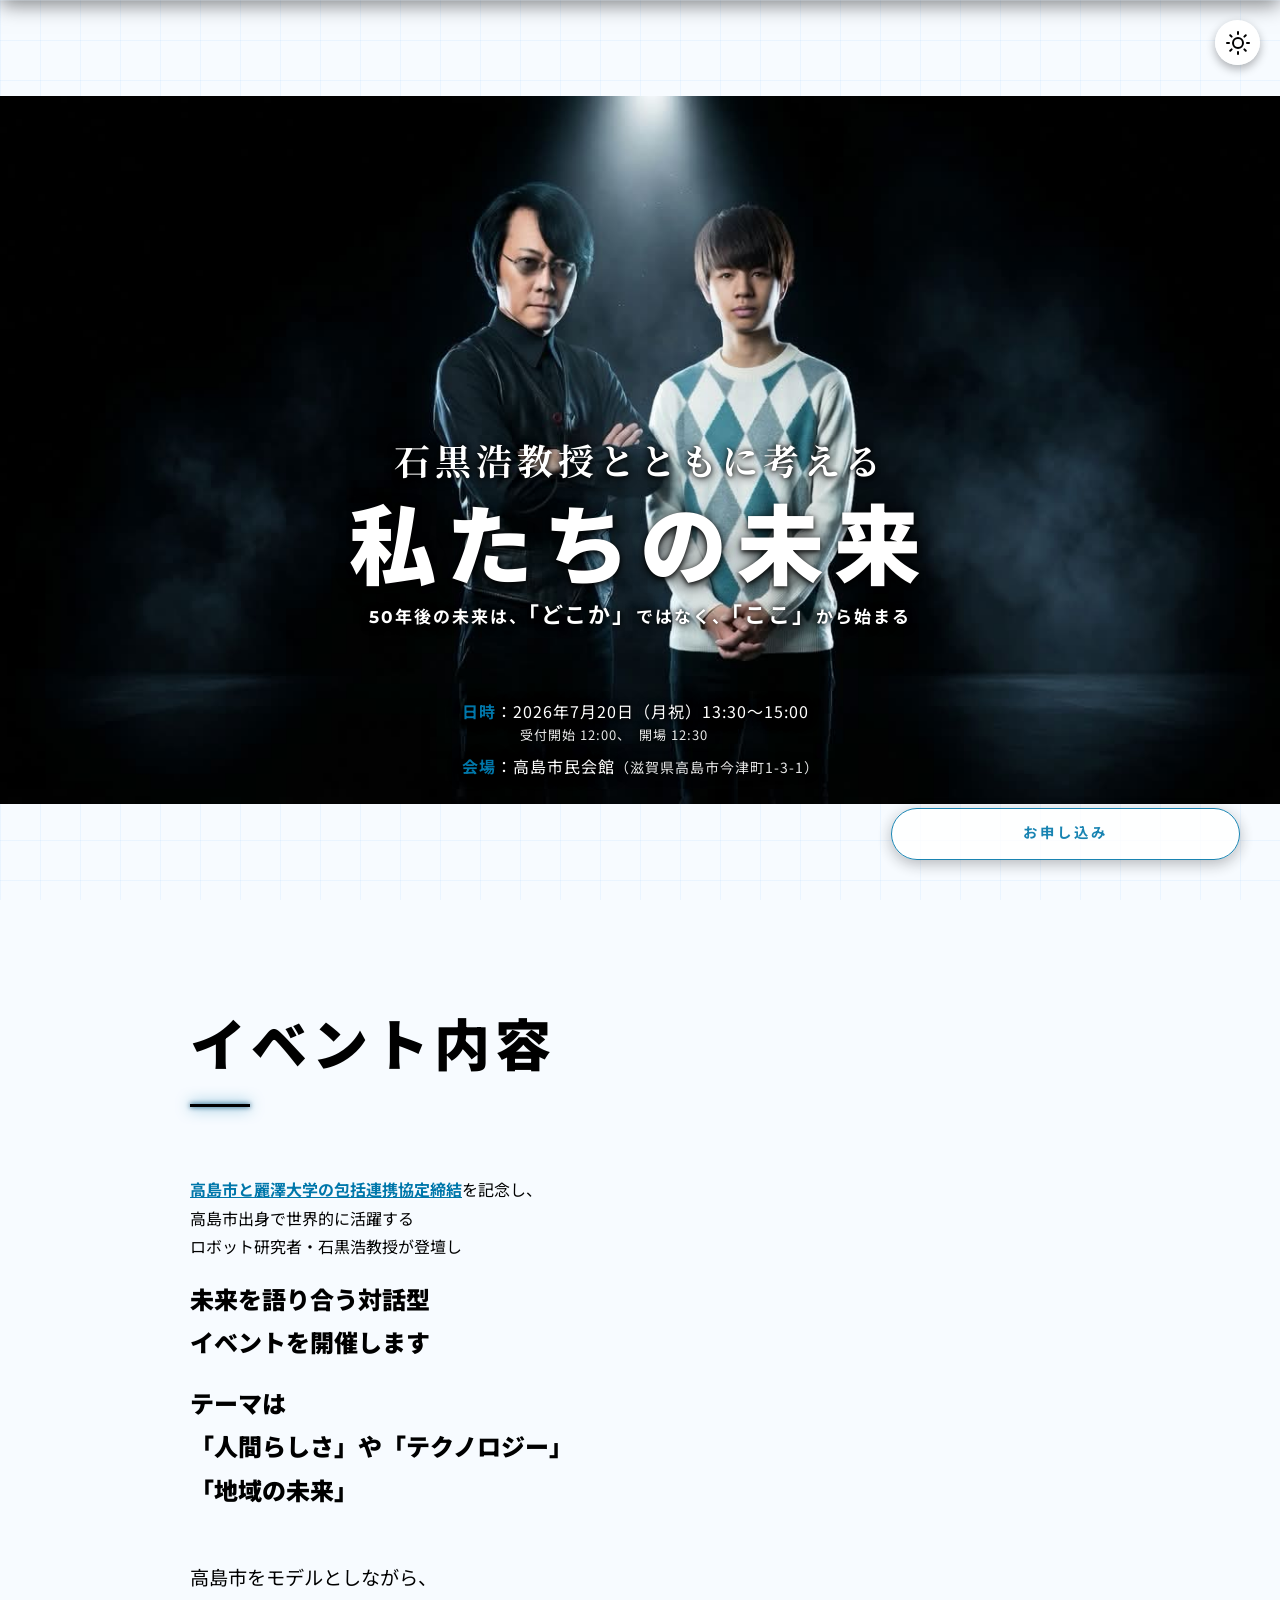
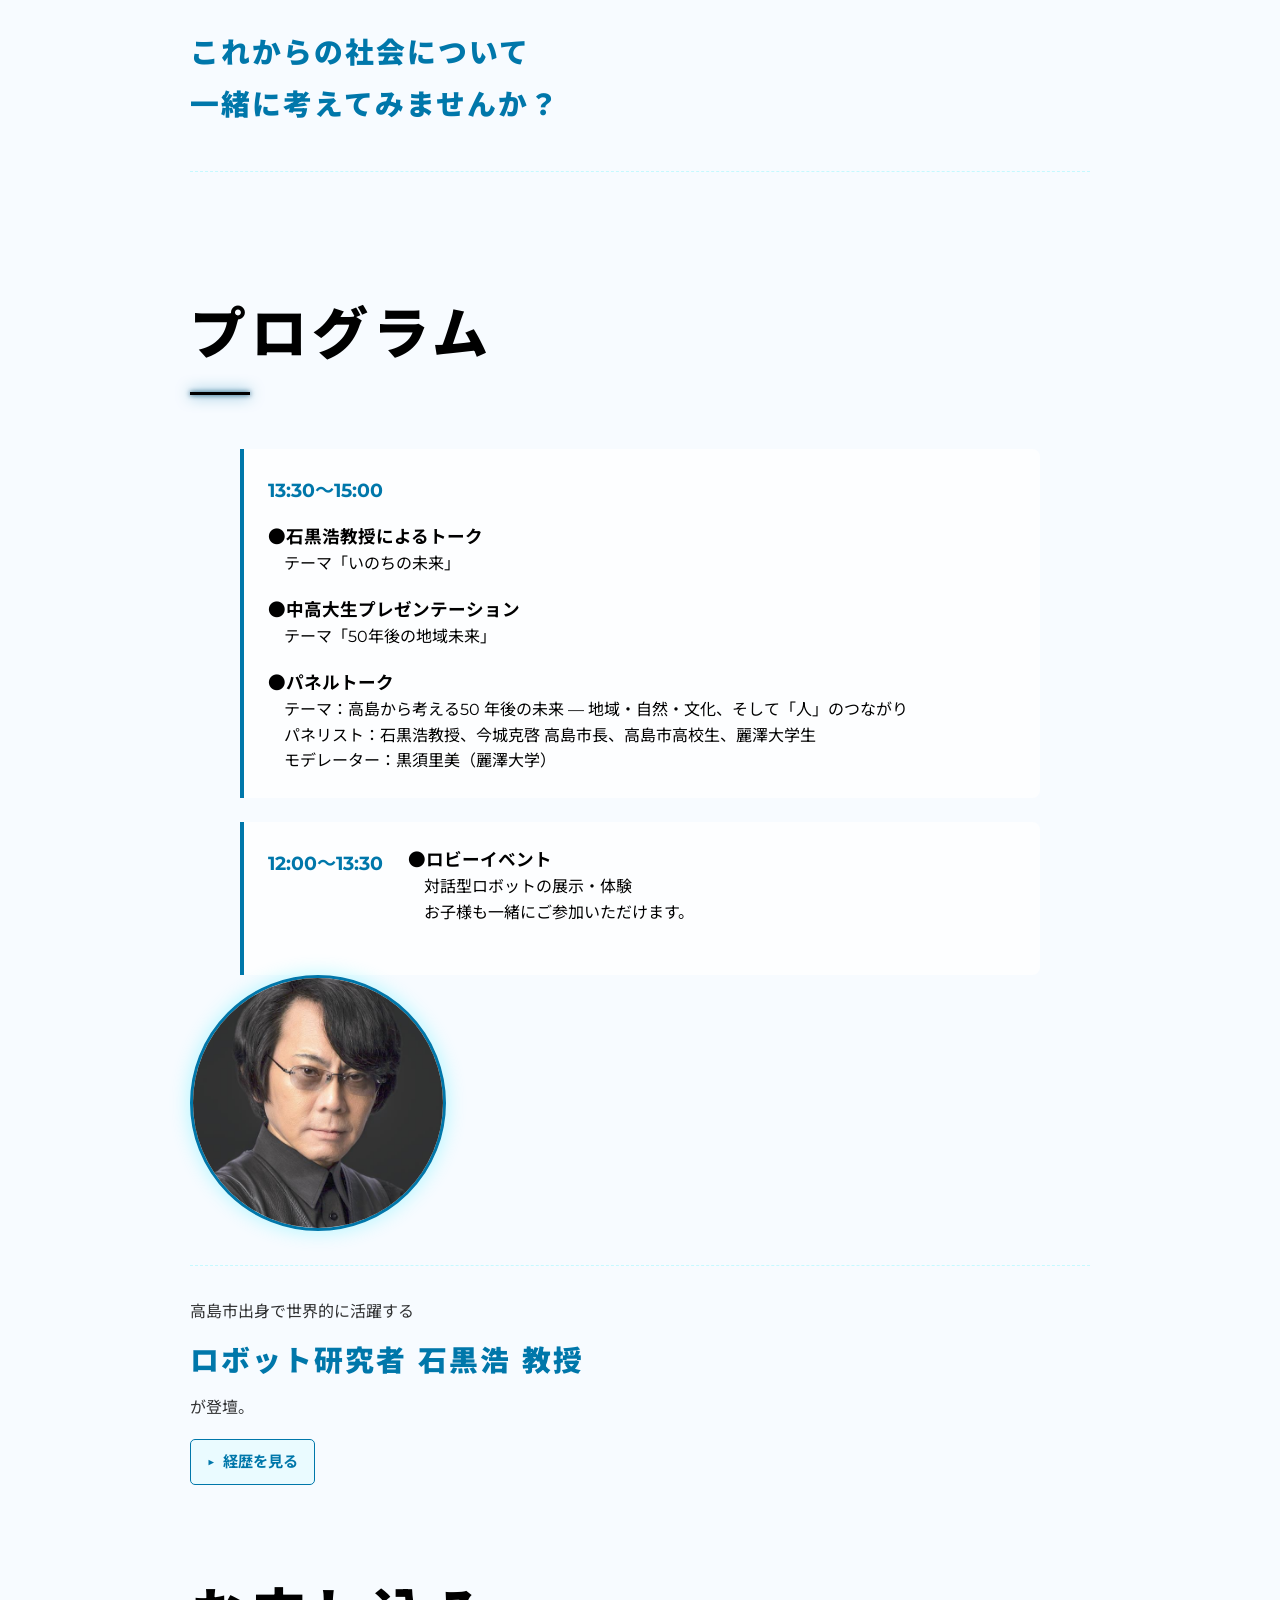
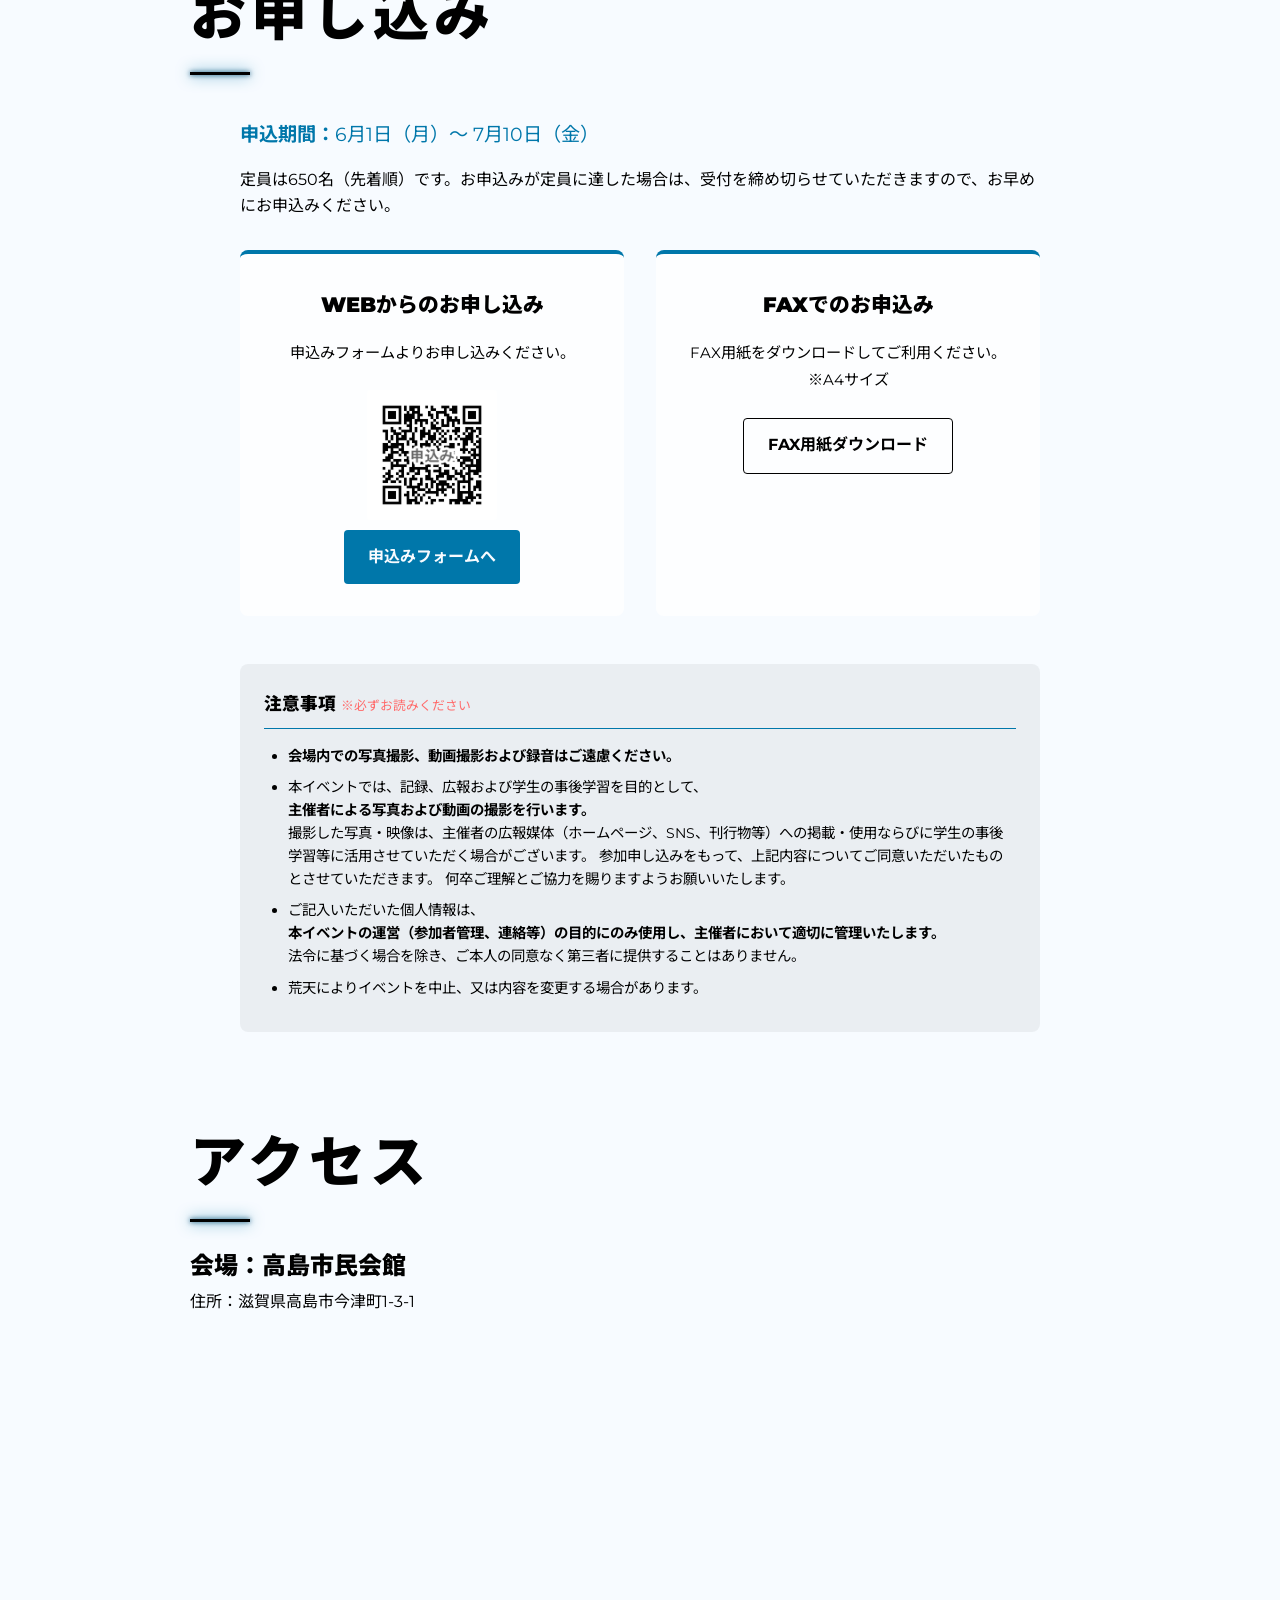
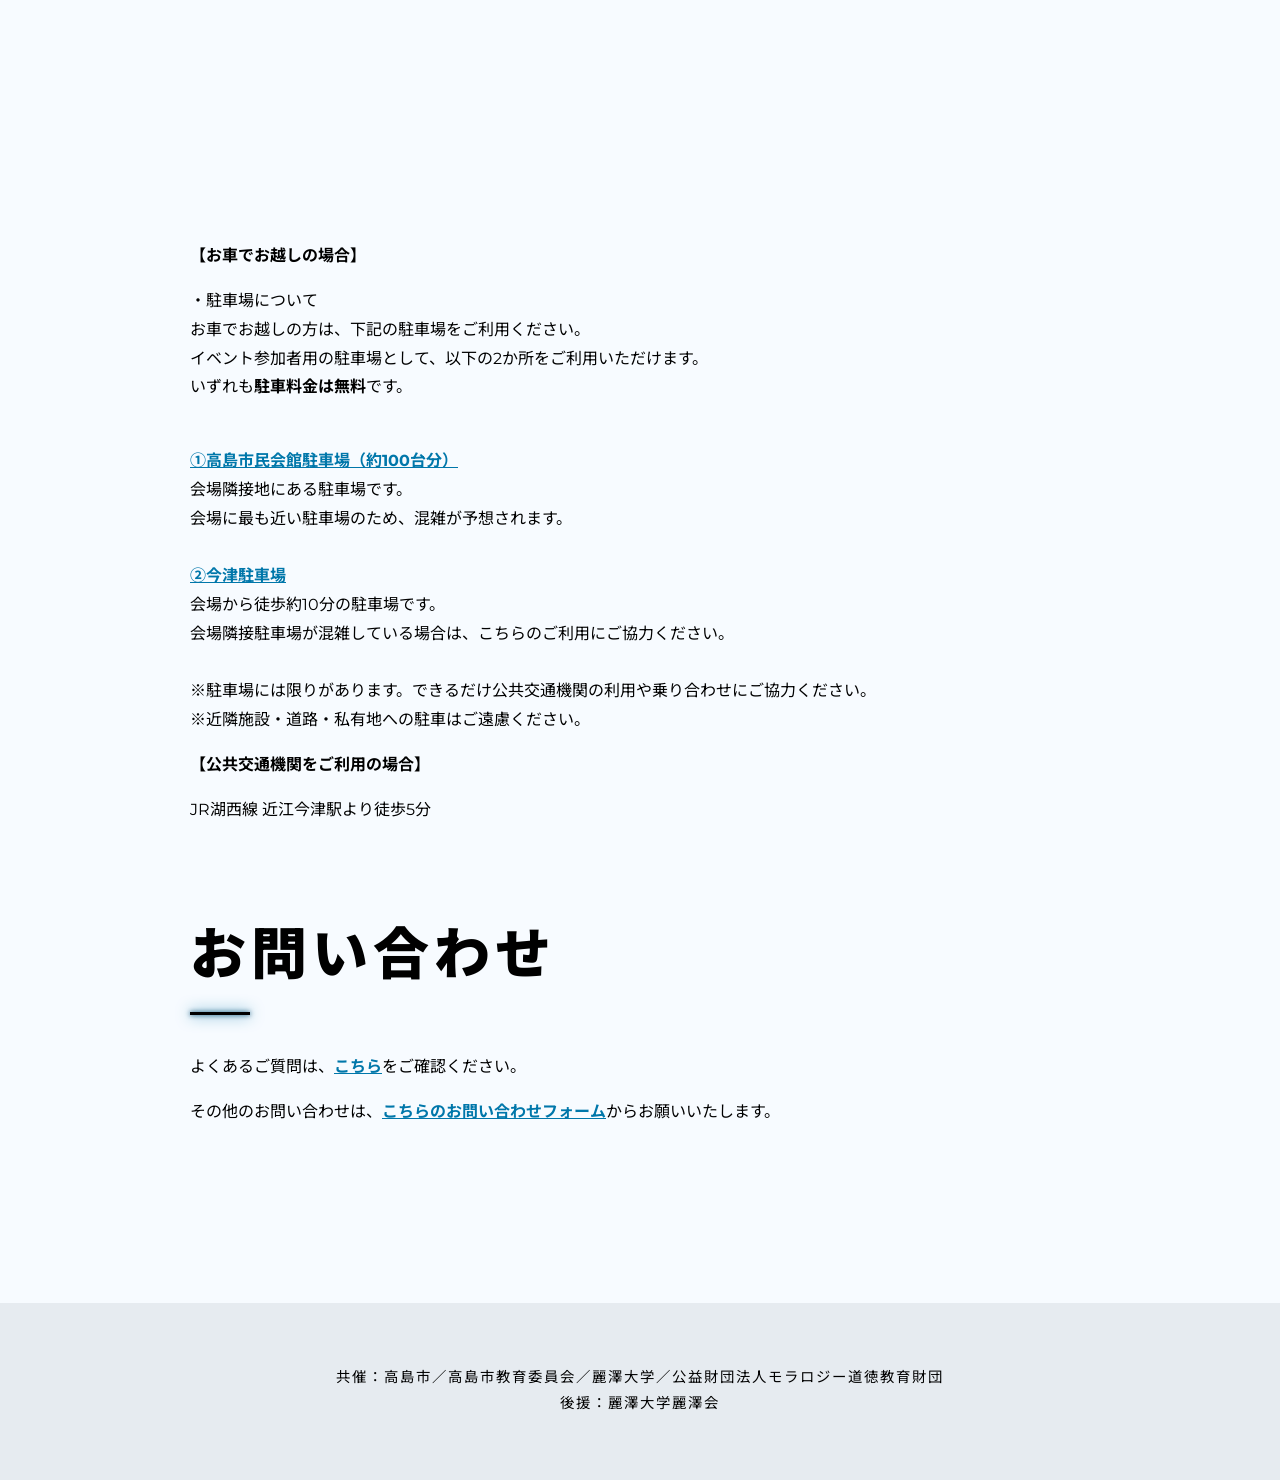
<file: index.html>
<!DOCTYPE html>
<html lang="ja">
<head>
    <meta charset="UTF-8">
    <meta name="viewport" content="width=device-width, initial-scale=1.0">
    <title>私たちの未来ホームページ</title>
    <!-- Google Fontsを追加してモダンなタイポグラフィへ -->
    <link href="https://fonts.googleapis.com/css2?family=Montserrat:wght@400;700;900&family=Noto+Sans+JP:wght@300;400;700;900&family=Noto+Serif+JP:wght@400;700&display=swap" rel="stylesheet">
    <link rel="stylesheet" href="./css/style.css">
    <script src="./js/script.js" defer></script>
</head>
<body>

    <button class="hamburger" id="hamburger" aria-controls="top-nav" aria-expanded="false" aria-label="メニューを開く">
        <span></span>
        <span></span>
        <span></span>
    </button>

    <!-- 上部固定ナビゲーション（タブ） -->
    <nav class="top-nav" id="top-nav">
        <ul>
            <li><a href="#details">イベント内容</a></li>
            <li><a href="#program">プログラム</a></li>
            <li>  <a href="#top"><img src="./images/logo.png" alt="トップ"></a></li>
            <li><a href="#registration">お申し込み</a></li>
            <li><a href="#access">アクセス</a></li>
        </ul>
    </nav>

    <!-- 白黒テーマ切り替えボタン -->
    <button class="theme-toggle" id="theme-toggle" aria-label="テーマ切り替え">
        <svg id="theme-icon" xmlns="http://www.w3.org/2000/svg" width="24" height="24" viewBox="0 0 24 24" fill="none" stroke="currentColor" stroke-width="2" stroke-linecap="round" stroke-linejoin="round">
            <circle cx="12" cy="12" r="5"></circle>
            <line x1="12" y1="1" x2="12" y2="3"></line>
            <line x1="12" y1="21" x2="12" y2="23"></line>
            <line x1="4.22" y1="4.22" x2="5.64" y2="5.64"></line>
            <line x1="18.36" y1="18.36" x2="19.78" y2="19.78"></line>
            <line x1="1" y1="12" x2="3" y2="12"></line>
            <line x1="21" y1="12" x2="23" y2="12"></line>
            <line x1="4.22" y1="19.78" x2="5.64" y2="18.36"></line>
            <line x1="18.36" y1="5.64" x2="19.78" y2="4.22"></line>
        </svg>
    </button>

    <header class="hero">
        <div class="hero-content">
            <div class="subtitle-top">石黒浩教授とともに考える</div>
            <h1 class="glitch">私たちの未来</h1>
            <div class="subtitle-bottom">
                <span class="text-s">50年後の未来は、</span><span class="text-m">「どこか」</span><span class="text-s">ではなく、</span><span class="text-m">「ここ」</span><span class="text-s">から始まる</span>
            </div>
            <div class="event-info">
                <p><strong>日時</strong>：2026年7月20日（月祝）13:30～15:00<br>
                <span class="event-time-sub">受付開始 12:00、　開場 12:30</span></p>
                <p><strong>会場</strong>：高島市民会館<span class="event-venue-sub">（滋賀県高島市今津町1-3-1）</span></p>
            </div>
        </div>
    </header>

    <!-- スクロールを促すアイコン / トップへ戻るボタン -->
    <div class="scroll-indicator" id="scroll-indicator">
        <span id="scroll-text">Scroll</span>
    </div>



    <main>
        <section id="details" class="details-section">
            <div class="animate-on-scroll fade-up" id="about">
                <h2>イベント内容</h2>
                <div class="about-layout">

                    <div class="about-text">
                        <p><strong><a href="https://www.city.takashima.lg.jp/soshiki/kanmin/mirai/1/3/13269.html" target="_blank" rel="noopener noreferrer">高島市と麗澤大学の包括連携協定締結</a></strong>を記念し、
                            <br>高島市出身で世界的に活躍する
                            <br>ロボット研究者・石黒浩教授が登壇し
                            <br><h1>未来を語り合う対話型<br>イベントを開催します</h1></p>

                        <div class="speaker-text">
                        <p class="about-desc">
                            <h1>テーマは</h1>
                            <h1>「人間らしさ」や「テクノロジー」
                            <br>「地域の未来」</h1>
                            <br><p class="about-lead">高島市をモデルとしながら、</p>
                            <h3 class="speaker-name">これからの社会について<br>一緒に考えてみませんか？</h3>
                            </p>
                        </div>
                    </div>
                </div>
            </div>

            <div class="animate-on-scroll fade-up delay-1" id="program">
                <h2>プログラム</h2>
                <div class="program-list">
                    <div class="program-item">
                        <div class="program-time">13:30～15:00</div>
                        <div class="program-content">
                            <p><strong>●石黒浩教授によるトーク</strong><br>　テーマ「いのちの未来」</p>
                            <p><strong>●中高大生プレゼンテーション</strong><br>　テーマ「50年後の地域未来」</p>
                            <p><strong>●パネルトーク</strong><br>　テーマ：高島から考える50 年後の未来 ― 地域・自然・文化、そして「人」のつながり　<br>　パネリスト：石黒浩教授、今城克啓 高島市長、高島市高校生、麗澤大学生<br>　モデレーター：黒須里美（麗澤大学）</p>
                        </div>
                    </div>
                    <div class="program-item">
                        <div class="program-time">12:00～13:30</div>
                        <div class="program-content">
                            <p><strong>●ロビーイベント</strong><br>　対話型ロボットの展示・体験<br>　お子様も一緒にご参加いただけます。<br>　<span class="program-note" style="font-size:0.85em; opacity:0.8;"></span></p>
                        </div>
                    </div>
                </div>
                                        
                        <div class="speaker-text">
                        <img src="images/ishiguro.jpg" alt="石黒浩教授" class="ishiguro-image"></div>

                            <p class="speaker-intro">高島市出身で世界的に活躍する</p>
                            <h3 class="speaker-name">ロボット研究者 石黒浩 教授</h3>
                            <p class="speaker-outro">が登壇。</p>

                            <details class="speaker-details">
                                <summary>経歴を見る</summary>
                                <div class="speaker-bio">
                                    <p>
                                        石黒浩／いしぐろひろし（ロボット学者），滋賀県生まれ
                                        <br>大阪大学大学院基礎工学研究科教授（大阪大学栄誉教授）
                                        <br>ATR石黒浩特別研究所客員所長（ATRフェロー）
                                        <br>ムーンショット型研究開発制度プロジェクトマネージャー
                                        <br>大阪関西万博EXPO2025テーマ事業プロデューサー
                                        <br>AVITA株式会社CEO代表取締役
                                        <br>遠隔操作ロボット（アバター）や知能ロボットの研究開発に従事
                                        <br>人間酷似型ロボット（アンドロイド）研究の第一人者．
                                        <br>
                                        <br>2011年：大阪文化賞受賞
                                        <br>2015年：文部科学大臣表彰受賞およびシェイク・ムハンマド・ビン・ラーシド・アール・マクトゥーム知識賞受賞
                                        <br>2020年：立石賞受賞
                                        <br>2023年：市村学術賞功績賞受賞麗澤大学特別招聘教授
                                        
                                    </p>
                                </div>
                            </details>
                        </div>
            </div>
            

            
            <div class="animate-on-scroll fade-up delay-1" id="registration">
                <h2>お申し込み</h2>
                <div class="registration-content">
                    <p class="registration-period"><strong>申込期間：</strong>6月1日（月）～ 7月10日（金）</p>
                    <p class="registration-desc">定員は650名（先着順）です。お申込みが定員に達した場合は、受付を締め切らせていただきますので、お早めにお申込みください。</p>
                    
                    <div class="registration-methods">
                        <div class="registration-method">
                            <h3>WEBからのお申し込み</h3>
                            <p>申込みフォームよりお申し込みください。</p>
                                <div style="margin-top: 1rem;">
                                <img src="images/QR.png" alt="申込みフォーム用QRコード" style="width: 120px; height: 120px; border-radius: 4px; background: white; padding: 5px;">
                            </div>
                            <a href="https://forms.gle/goEA3V5ZkRw1nxwi6" target="_blank" rel="noopener noreferrer" class="btn-primary">申込みフォームへ</a>
                        </div>
                        <div class="registration-method">
                            <h3>FAXでのお申込み</h3>
                            <p>FAX用紙をダウンロードしてご利用ください。<br>※A4サイズ</p>
                            <a href="file/高島市申込みFAX_0515.pdf" target="_blank" rel="noopener noreferrer" class="btn-secondary">FAX用紙ダウンロード</a>
                        </div>
                    </div>

                    <div class="registration-notes">
                        <h3>注意事項 <span>※必ずお読みください</span></h3>
                        <ul>
                            <li><strong>会場内での写真撮影、動画撮影および録音はご遠慮ください。</strong></li>
                            <li>本イベントでは、記録、広報および学生の事後学習を目的として、
                            <br><strong>主催者による写真および動画の撮影を行います。</strong>
                            <br>撮影した写真・映像は、主催者の広報媒体（ホームページ、SNS、刊行物等）への掲載・使用ならびに学生の事後学習等に活用させていただく場合がございます。 参加申し込みをもって、上記内容についてご同意いただいたものとさせていただきます。 何卒ご理解とご協力を賜りますようお願いいたします。</li>
                            <li>ご記入いただいた個人情報は、<br><strong>本イベントの運営（参加者管理、連絡等）の目的にのみ使用し、主催者において適切に管理いたします。</strong>
                            <br>法令に基づく場合を除き、ご本人の同意なく第三者に提供することはありません。</li>
                            <li>荒天によりイベントを中止、又は内容を変更する場合があります。</li>
                        </ul>
                    </div>
                </div>
            </div>

            
            <div class="animate-on-scroll fade-up delay-2" id="access">
                <h2>アクセス</h2>
                <h1>会場：高島市民会館</h1>
                住所：滋賀県高島市今津町1-3-1
                <br><iframe src="https://www.google.com/maps/embed?pb=!1m18!1m12!1m3!1d1822.5608361831605!2d136.03434016064833!3d35.39846869189235!2m3!1f0!2f0!3f0!3m2!1i1024!2i768!4f13.1!3m3!1m2!1s0x6001923cca4171c1%3A0x37cd5c8452056a87!2z6auY5bO25biC5rCR5Lya6aSo!5e1!3m2!1sja!2sjp!4v1775724532154!5m2!1sja!2sjp" style="border:0;" allowfullscreen="" loading="lazy" referrerpolicy="no-referrer-when-downgrade"></iframe>
                <p><strong>【お車でお越しの場合】</strong></p>
                <p>・駐車場について
                <br>お車でお越しの方は、下記の駐車場をご利用ください。
                <br>イベント参加者用の駐車場として、以下の2か所をご利用いただけます。
                <br>いずれも<strong>駐車料金は無料</strong>です。
                </p>
                <p>
                <br><strong><a href="maps.app.goo.gl/PQvhFvkHRMsBRJ3KA">①高島市民会館駐車場（約100台分）</a></strong>
                <br>会場隣接地にある駐車場です。
                <br>会場に最も近い駐車場のため、混雑が予想されます。
                <br>
                <br><strong><a href="maps.app.goo.gl/okXeY8EeM6yvv7E8A">②今津駐車場</a></strong>
                <br>会場から徒歩約10分の駐車場です。
                <br>会場隣接駐車場が混雑している場合は、こちらのご利用にご協力ください。
                <br>
                <br>※駐車場には限りがあります。できるだけ公共交通機関の利用や乗り合わせにご協力ください。
                <br>※近隣施設・道路・私有地への駐車はご遠慮ください。
                </p>
                <p><strong>【公共交通機関をご利用の場合】</strong></p>
                <p>JR湖西線 近江今津駅より徒歩5分</p>
            </div>


            <div class="animate-on-scroll fade-up delay-2" id="cont">
                <h2>お問い合わせ</h2>
                <p>よくあるご質問は、<strong><a href="https://tayori.com/faq/80dd614a06215250dd0284c9f050dc1548723f98/">こちら</a></strong>をご確認ください。 </p>
                <p>その他のお問い合わせは、<strong><a href="https://tayori.com/form/80dd614a06215250dd0284c9f050dc1548723f98/">こちらのお問い合わせフォーム</a></strong>からお願いいたします。</p>
            </div>
        </section>
    </main>

    <footer>
        <p>共催：高島市／高島市教育委員会／麗澤大学／公益財団法人モラロジー道徳教育財団
        <br>後援：麗澤大学麗澤会
        </p>
    </footer>

</body>
</html>
</file>
<file: css/style.css>
/* =====================
   Hamburger Menu Styles
   ===================== */
.hamburger {
    display: none;
    position: fixed;
    top: 1.2rem;
    left: 1.2rem;
    z-index: 200;
    width: 48px;
    height: 48px;
    flex-direction: column;
    justify-content: center;
    align-items: center;
    color: var(--accent);
    cursor: pointer;
    background: rgba(0,0,0,0.05);
    border-radius: 8px;
    transition: background 0.2s, opacity 0.3s, visibility 0.3s;
    opacity: 0;
    visibility: hidden;
    pointer-events: none;
}
.hamburger.is-scrolled {
    opacity: 1;
    visibility: visible;
    pointer-events: auto;
}
.hamburger span {
    display: none;
}
.hamburger .hamburger-icon {
    display: block;
}
.hamburger .close-icon {
    display: none;
}
.hamburger.active .hamburger-icon {
    display: none;
}
.hamburger.active .close-icon {
    display: block;
}

@media (max-width: 768px) {
    .hamburger {
        display: flex;
    }
    .top-nav {
        top: 0;
    }
}

@media (min-width: 769px) {
    .hamburger {
        display: none !important;
    }
}
:root {
    --bg-color: #04050a; /* より深い宇宙/サイバー空間の黒 */
    --bg-grid: rgba(0, 240, 255, 0.03); /* サイバーなグリッド線 */
    --text-main: #b8c6dc;
    --text-highlight: #ffffff;
    --accent: #00f0ff; /* ネオンブルー */
    --accent-dark: #0080aa;
    --accent-glow: rgba(0, 240, 255, 0.6); /* 光彩エフェクト用 */
    --poster-width: 100%; /* ポスターの横幅（ここで調整可能: 例 100%, 800px, contain） */
    --poster-height: auto; /* ポスターの縦幅 */

    /* ヒーローテキストやコンポーネント背景の変数化 */
    --hero-text-color: #ffffff;
    --hero-text-shadow: 0 2px 10px rgba(0, 0, 0, 0.9), 0 0 5px #000000, 0 0 15px #000000;
    --hero-text-shadow-light: 0 2px 10px rgba(0, 0, 0, 0.8), 0 0 5px rgba(0, 0, 0, 0.9);
    --hero-glitch-shadow: 0 4px 15px rgba(0, 0, 0, 0.8), 0 2px 5px rgba(0, 0, 0, 0.9);
    --panel-bg: rgba(0, 20, 35, 0.4);
    --nav-bg: rgba(11, 12, 16, 0.95);
    --footer-bg: #060608;
    --scroll-btn-bg: rgba(11, 12, 16, 0.8);
}

/* --- ライトテーマ設定 --- */
:root.light-theme {
    --bg-color: #f7fbff; /* 明るい背景 */
    --bg-grid: rgba(0, 128, 255, 0.05); /* うっすら青いグリッド */
    --text-main: #000000; /* 暗い文字 */
    --text-highlight: #000000; /* より暗い見出し */
    --accent: #0077aa; /* 落ち着いた青 */
    --accent-dark: #004466;

    --panel-bg: rgba(255, 255, 255, 0.8);
    --nav-bg: rgba(255, 255, 255, 0.95);
    --footer-bg: #e6ebf0;
    --scroll-btn-bg: rgba(255, 255, 255, 0.9);
}

html {
    width: 100%;
    overflow-x: hidden; /* スマホで横揺れ（横スクロール）するのを防ぐ */
}

body {
    font-family: 'Montserrat', 'Noto Sans JP', sans-serif;
    margin: 0;
    width: 100%;
    color: var(--text-main);
    background-color: var(--bg-color);
    background-image: 
        linear-gradient(var(--bg-grid) 1px, transparent 1px),
        linear-gradient(90deg, var(--bg-grid) 1px, transparent 1px);
    background-size: 40px 40px; /* グリッドの大きさ */
    background-attachment: fixed;
    line-height: 1.8;
    overflow-x: hidden;
}

/* ==================
   Theme Toggle Button
   ================== */
.theme-toggle {
    position: fixed;
    top: 20px;
    right: 20px;
    background: var(--nav-bg);
    border: 1px solid var(--event-border);
    color: var(--text-highlight);
    border-radius: 50%;
    width: 45px;
    height: 45px;
    display: flex;
    justify-content: center;
    align-items: center;
    cursor: pointer;
    z-index: 1000;
    box-shadow: 0 4px 10px rgba(0, 0, 0, 0.3);
    transition: all 0.3s ease;
}

.theme-toggle:hover {
    transform: scale(1.1);
}

.theme-toggle svg {
    transition: stroke 0.3s;
}

/* Typography & Layout */
h1, h2, h3 {
    margin: 0;
    color: var(--text-highlight);
    font-weight: 900;
}

a {
  color: var(--accent); /* 好きな色に変更 */
}

.hero {
    position: relative;
    height: 100vh;
    background-image: url(../images/Poster_CL.jpg); /* ポスター画像1 */
    background-size: var(--poster-width) var(--poster-height); /* 上の設定(root)でサイズ変更可能 */
    background-position: center;
    background-repeat: no-repeat; /* 画像の繰り返しを無効化 */
    display: flex;
    justify-content: center;
    align-items: center;
    text-align: center;
    overflow: hidden;
    
    /* 登場時だけフェードインするアニメーション */
    opacity: 0;
    animation: heroFadeIn 2s ease-out forwards;
}

@keyframes heroFadeIn {
    from {
        opacity: 0;
    }
    to {
        opacity: 1;
    }
}

.hero-content {
    padding: 3rem 6rem;
    margin-top: 35vh; /* テキスト全体を少しだけ下寄りに配置 */
    z-index: 10;
}

/* Glitch Effect on Title / ネオンのグロー */
.subtitle-top {
    font-size: 36px;
    color: var(--hero-text-color);
    font-family: 'Noto Serif JP', serif;
    letter-spacing: 5px;
    margin-bottom: 0; /* 間隔を狭めるため変更 */
    font-weight: 700;
    text-shadow: var(--hero-text-shadow-light);
    transition: color 0.3s, text-shadow 0.3s;
}

.glitch {
    font-size: 87px;
    margin: 0;
    position: relative;
    color: var(--hero-text-color);
    font-family: 'Noto Sans JP', sans-serif;
    letter-spacing: 10px;
    font-weight: 900;
    line-height: 1.1; /* 余分な空白を削る */
    text-shadow: var(--hero-glitch-shadow);
    transition: color 0.3s, text-shadow 0.3s;
}

/* 少しサイバーパンク/デジタルなサブタイトル */
.subtitle-bottom {
    margin-top: 0.5rem; /* 間隔を狭めるため変更 */
    color: var(--hero-text-color);
    font-weight: 700;
    letter-spacing: 2px;
    text-shadow: var(--hero-text-shadow-light);
    transition: color 0.3s, text-shadow 0.3s;
}

.subtitle-bottom .text-s {
    font-size: 17px;
    color: var(--hero-text-color);
    transition: color 0.3s;
}

.subtitle-bottom .text-m {
    font-size: 22px;
    color: var(--hero-text-color);
    transition: color 0.3s;
}

/* イベント情報（日時・会場など） */
.event-info {
    margin-top: 2.5rem;
    padding-top: 1.5rem;
    border-top: 1px solid var(--event-border);
    text-align: left;
    display: inline-block;
    color: var(--hero-text-color);
    font-family: 'Noto Sans JP', sans-serif;
    text-shadow: var(--hero-text-shadow);
    line-height: 1.4;
    transition: color 0.3s, text-shadow 0.3s, border-color 0.3s;
}

.event-info p {
    margin: 0 0 10px 0;
    font-size: 16px;
    letter-spacing: 1px;
}

.event-info strong {
    color: var(--accent); /* タイトル部分をネオンブルーに */
}

.event-time-sub {
    font-size: 13px;
    display: inline-block;
    margin-left: 4.5em; /* 日時の後に合わせるためのインデント */
    opacity: 0.9;
}

.event-venue-sub {
    font-size: 14px;
    opacity: 0.9;
}

/* Scroll indicator / Back to Top button */
.scroll-indicator {
    position: fixed; /* スクロールに追従させるため absolute から fixed に変更 */
    bottom: 40px;
    right: 40px;
    z-index: 90; /* 他の要素より上に表示 */
    color: var(--text-main);
    font-size: 0.9rem;
    letter-spacing: 3px;
    text-transform: uppercase;
    display: flex;
    flex-direction: column;
    align-items: center;
    gap: 10px;
    opacity: 0.7;
    cursor: pointer;
    transition: all 0.3s ease;
}

.scroll-indicator.is-totop {
    background-color: var(--scroll-btn-bg);
    border: 1px solid var(--accent);
    border-radius: 50px; /* 丸みをつけてボタンらしくする */
    padding: 12px 131px;
    color: var(--accent);
    opacity: 0.9;
    gap: 0;
    font-weight: 700;
    box-shadow: 0 4px 15px rgba(0, 0, 0, 0.3); /* 浮いているような影 */
}

.scroll-indicator:focus {
    outline: none;
}


.scroll-indicator.is-totop:hover {
    background-color: var(--accent);
    color: var(--bg-color);
    transform: translateY(-5px); /* ホバー時に少し浮くアニメーション */
}

.scroll-indicator.is-totop::after {
    display: none; /* 上に戻るボタンの時はスクロール用の縦線を非表示 */
}

.scroll-indicator::after {
    content: '';
    width: 2px;
    height: 30px;
    background-color: var(--accent);
    animation: scroll-line 2s infinite ease-in-out;
}

@keyframes scroll-line {
    0% { transform: scaleY(0); transform-origin: top; }
    50% { transform: scaleY(1); transform-origin: top; }
    50.1% { transform: scaleY(1); transform-origin: bottom; }
    100% { transform: scaleY(0); transform-origin: bottom; }
}

main {
    position: relative;
    background-color: var(--bg-color);
    padding: 6rem 2rem;
    z-index: 20;
}

.details-section {
    max-width: 900px;
    margin: 0 auto;
}

.details-section > div {
    margin-bottom: 5rem;
    width: 100%;
}

/* 画像やiframe(Googleマップなど)がスマホの横幅をはみ出すのを防ぐ */
img {
    max-width: 100%;
    height: auto;
}

/* デフォルト（スマホ） */
iframe {
    max-width: 600px;
    height: 400px;
    width: 100%;
}

/* PC用（画面幅が768px以上など） */
@media (min-width: 768px) {
    iframe {
        max-width: 500px;
        height: 500px;
    }
}

h2 {
    font-size: 3.5rem;
    margin-bottom: 2rem;
    position: relative;
    display: inline-block;
    letter-spacing: 5px;
    text-transform: uppercase;
}



h2::after {
    content: '';
    position: absolute;
    bottom: -10px;
    left: 0;
    width: 60px;
    height: 3px;
    background: var(--text-highlight);
    box-shadow: 0 0 15px var(--accent), 0 0 5px var(--accent-dark); /* 線自体にホログラムの光沢 */
    transition: width 0.4s ease;
}

h2:hover::after {
    width: 100%;
}

/* About Section Styles */
.about-layout {
    display: flex;
    align-items: flex-start; /* 縦中央(center)だと展開時に画像が動くため、上揃えに固定する */
    justify-content: center;
    gap: 3rem;
    margin-top: 2rem;
    text-align: left;
}

.about-image {
    flex: 0 0 250px; /* 画像エリアの幅を固定 */
    display: flex;
    justify-content: center;
    margin-top: 5rem; /* テキスト全体の「中央付近」に見える位置まで、固定の余白で押し下げる */
}

.about-text {
    flex: 1; /* 残りのスペースを利用 */
}

.about-lead {
    font-size: 1.2rem;
    color: var(--text-highlight);
    margin-bottom: 2rem;
    transition: color 0.3s;
    line-height: 1.8;
}

.about-lead strong {
    color: var(--accent);
}

.ishiguro-image {
    width: 250px;
    height: 250px;
    object-fit: cover;
    border-radius: 50%;
    border: 3px solid var(--accent);
    box-shadow: 0 0 20px rgba(0, 240, 255, 0.3);
}

.speaker-text {
    text-align: left;
    margin-bottom: 2rem;
    padding-bottom: 1.5rem;
    border-bottom: 1px dashed rgba(0, 240, 255, 0.2);
}

.speaker-intro, .speaker-outro {
    font-size: 1rem;
    margin: 0;
    opacity: 0.8;
}

.speaker-name {
    font-size: 1.8rem;
    color: var(--accent);
    margin: 0.5rem 0;
    letter-spacing: 2px;
}

.speaker-details {
    margin-top: 1rem;
}

.speaker-details summary {
    cursor: pointer;
    font-size: 0.95rem;
    color: var(--accent);
    font-weight: 700;
    display: inline-flex;
    align-items: center;
    gap: 0.5rem;
    padding: 0.5rem 1rem;
    border: 1px solid var(--accent);
    border-radius: 5px;
    background: rgba(0, 240, 255, 0.05);
    transition: all 0.3s ease;
    list-style: none; /* デフォルトの矢印を消す */
}

/* Chrome向け・デフォルトの矢印を消す */
.speaker-details summary::-webkit-details-marker {
    display: none;
}

.speaker-details summary:hover {
    background: var(--accent);
    color: var(--bg-color);
}

.speaker-details summary::before {
    content: '▶';
    font-size: 0.8rem;
    transition: transform 0.3s ease;
}

/* 開いたときの矢印の向き */
.speaker-details[open] summary::before {
    transform: rotate(90deg);
}

.speaker-bio {
    margin-top: 1rem;
    padding: 1rem;
    font-size: 0.95rem;
    background: var(--panel-bg);
    border-left: 3px solid var(--accent);
    border-radius: 0 5px 5px 0;
    line-height: 1.8;
    color: var(--text-main);
    animation: fadeIn 0.4s ease-in-out;
}

.speaker-bio p {
    margin: 0;
}

@keyframes fadeIn {
    from { opacity: 0; transform: translateY(-10px); }
    to { opacity: 1; transform: translateY(0); }
}

.about-desc {
    font-size: 1.1rem;
    color: var(--text-main);
    transition: color 0.3s;
    line-height: 1.8;
}

/* Program Section Styles */
.program-list {
    margin-top: 2rem;
    display: flex;
    flex-direction: column;
    gap: 1.5rem;
    max-width: 800px;
    margin-left: auto;
    margin-right: auto;
    text-align: left;
}

.program-item {
    display: flex;
    flex-wrap: wrap;
    background: var(--panel-bg);
    border-left: 4px solid var(--accent);
    padding: 1.5rem;
    border-radius: 0 8px 8px 0;
    transition: transform 0.3s, box-shadow 0.3s;
}

.program-item:hover {
    transform: translateY(-3px);
    box-shadow: 0 4px 15px rgba(0, 240, 255, 0.1);
}

.program-time {
    font-weight: 700;
    color: var(--accent);
    font-size: 1.2rem;
    width: 140px;
    flex-shrink: 0;
    margin-bottom: 1rem;
}

.program-content {
    flex-grow: 1;
    color: var(--text-main);
    line-height: 1.6;
}

.program-content p {
    margin-top: 0;
    margin-bottom: 1.2rem;
}

.program-content p:last-child {
    margin-bottom: 0;
}

.program-content strong {
    color: var(--text-highlight);
    font-size: 1.1rem;
}

.info-list {
    list-style: none;
    padding: 2rem;
    background: var(--panel-bg); /* 未来的な暗いパネル */
    border: 1px solid rgba(0, 240, 255, 0.15); /* ネオン枠 */
    border-radius: 12px;
    backdrop-filter: blur(10px);
    box-shadow: 0 8px 32px 0 rgba(0, 0, 0, 0.4);
    transition: background-color 0.3s;
}

.info-list li {
    display: flex;
    align-items: center;
    border-bottom: 1px solid rgba(0, 240, 255, 0.1);
    padding: 1.5rem 1rem;
    transition: all 0.3s ease;
}

.info-list li:hover {
    background-color: rgba(0, 240, 255, 0.05); /* サイバーブルーのハイライト */
    padding-left: 2rem; /* スライドして強調 */
    border-color: var(--accent);
}

.info-list .label {
    width: 120px;
    font-weight: 700;
    color: var(--text-highlight);
    font-size: 1.1rem;
}

.info-list .value {
    font-size: 1.1rem;
    word-break: break-word; /* 長いテキスト(URLなど)が枠をはみ出すのを防ぐ */
}

/* Registration Section Styles */
.registration-content {
    max-width: 800px;
    margin: 0 auto;
    text-align: left;
}

.registration-period {
    font-size: 1.2rem;
    color: var(--accent);
    margin-bottom: 1rem;
}

.registration-desc {
    margin-bottom: 2rem;
    line-height: 1.6;
}

.registration-methods {
    display: flex;
    gap: 2rem;
    margin-bottom: 3rem;
}

.registration-method {
    flex: 1;
    background: var(--panel-bg);
    padding: 2rem;
    border-radius: 8px;
    border-top: 4px solid var(--accent);
    text-align: center;
}

.registration-method h3 {
    margin-top: 0;
    color: var(--text-main);
    font-size: 1.3rem;
}

.registration-method p {
    font-size: 0.95rem;
    margin-bottom: 1.5rem;
}

.btn-primary, .btn-secondary {
    display: inline-block;
    padding: 0.8rem 1.5rem;
    border-radius: 4px;
    text-decoration: none;
    font-weight: bold;
    transition: all 0.3s;
}

.btn-primary {
    background: var(--accent);
    color: var(--bg-color);
}

.btn-primary:hover {
    background: #fff;
    color: var(--bg-color);
}

.btn-secondary {
    background: transparent;
    border: 1px solid var(--text-main);
    color: var(--text-main);
}

.btn-secondary:hover {
    background: var(--text-main);
    color: var(--bg-color);
}

.registration-notes {
    background: rgba(0, 0, 0, 0.2);
    padding: 1.5rem;
    border-radius: 8px;
    font-size: 0.9rem;
}

.light-theme .registration-notes {
    background: rgba(0, 0, 0, 0.05);
}

.registration-notes h3 {
    margin-top: 0;
    font-size: 1.1rem;
    border-bottom: 1px solid var(--accent);
    padding-bottom: 0.5rem;
    margin-bottom: 1rem;
}

.registration-notes h3 span {
    font-size: 0.8rem;
    color: #ff6b6b;
    font-weight: normal;
}

.registration-notes ul {
    margin: 0;
    padding-left: 1.5rem;
}

.registration-notes li {
    margin-bottom: 0.5rem;
    line-height: 1.6;
}

footer {
    text-align: center;
    padding: 3rem;
    background-color: var(--footer-bg);
    color: var(--text-main);
    font-size: 0.9rem;
    letter-spacing: 2px;
    transition: background-color 0.3s;
}

/* ----- Animation Classes (JS triggers these) ----- */
.animate-on-scroll {
    opacity: 0;
    transition: all 0.8s cubic-bezier(0.165, 0.84, 0.44, 1);
}

.fade-up {
    transform: translateY(40px);
}

.fade-left {
    transform: translateX(-40px);
}

/* Applied by JS Intersect.observer */
.animate-on-scroll.is-visible {
    opacity: 1;
    transform: translate(0) scale(1);
}

/* Stagger delays */
.delay-1 { transition-delay: 0.2s; }
.delay-2 { transition-delay: 0.4s; }

/* ----- Top Navigation (Tabs) ----- */
.top-nav {
    position: fixed;
    top: 0;
    left: 0;
    width: 100%;
    background: var(--nav-bg);
    backdrop-filter: blur(10px);
    z-index: 100;
    padding: 1rem 0;
    box-shadow: 0 4px 20px rgba(0, 0, 0, 0.5);
    transform: translateY(-100%);
    transition: transform 0.4s ease, background-color 0.3s;
    border-bottom: 1px solid rgba(255, 255, 255, 0.05);
}

.top-nav img {
    width: 200px;
    height: 70px;
}

.top-nav.is-scrolled {
    transform: translateY(0); /* スクロールすると上部から降りてくる */
}

.top-nav ul {
    list-style: none;
    margin: 0;
    padding: 0;
    display: flex;
    align-items: center;
    justify-content: center;
    gap: 3rem;
}

.top-nav ul li a {
    color: var(--text-main);
    text-decoration: none;
    font-size: 1.1rem;
    font-weight: 700;
    letter-spacing: 2px;
    padding-bottom: 5px;
    border-bottom: 2px solid transparent;
    transition: all 0.3s ease;
}

.top-nav ul li a:hover {
    color: var(--accent);
    border-bottom: 2px solid var(--accent); /* ホバー時にタブっぽい下線が付く */
}


/* スマホ用 */
@media (max-width: 768px) {

    .top-nav {
        position: fixed;
        top: 0;
        left: 0;
        width: 100%;          /* ← これ重要 */
        height: 100vh;        /* ← 画面いっぱい */
        background: var(--nav-bg);
        
        display: flex;
        justify-content: center;
        align-items: center;

        transform: translateY(-100%);
        opacity: 0;
        transition: 0.3s;
        pointer-events: none; /* 非表示のときはクリックを無効化 */
    }

    .top-nav.active {
        transform: translateY(0);
        opacity: 1;
        pointer-events: auto; /* 表示のときはクリックを有効化 */
    }

    .top-nav ul {
        flex-direction: column;
        align-items: center;
        gap: 2rem;
    }

    .top-nav ul li a {
        font-size: 1.5rem;   /* 見やすく */
    }
    .apply-btn {
        right: 20px;
        bottom: 90px; /* 少し近づける */
        padding: 10px 14px;
        font-size: 0.9rem;
    }
}


/* Responsive adjustments */
@media (max-width: 768px) {
    :root {
        --poster-width: 300%; /* スマホなどの画面幅ではポスターを大きく表示 */
    }
    .hero-content { padding: 2rem 1rem; } 
    .subtitle-top { font-size: 18px; letter-spacing: 2px; margin-bottom: 0; }
    .glitch { font-size: 42px; letter-spacing: 3px; margin: 0; line-height: 1.1; }
    .subtitle-bottom { margin-top: 0.2rem; }
    .subtitle-bottom .text-s { font-size: 12px; }
    .subtitle-bottom .text-m { font-size: 16px; }
    
    .event-info { margin-top: 1.5rem; padding-top: 1rem; width: 100%; text-align: center; }
    .event-info p { font-size: 14px; text-align: center; }
    .event-time-sub { margin-left: 0; font-size: 12px; display: block; }
    .event-venue-sub { display: block; margin-top: 0.2rem; font-size: 12px; }

    main { padding: 4rem 1rem; }
    .details-section { text-align: center; }

    h2 { font-size: 2.2rem; }
    
    .about-layout { flex-direction: column; gap: 2rem; align-items: center; text-align: center; }
    .about-image { flex: 0 0 auto; margin-top: 0; order: 2; margin-bottom: -1rem; }
    .about-text { display: contents; }
    .about-lead { font-size: 1.1rem; text-align: center; order: 1; }
    .speaker-text { text-align: center; order: 3; }
    .about-desc { text-align: center; order: 4; }
    .speaker-name { font-size: 1.5rem; }
    .speaker-details { text-align: center; }
    .speaker-bio { text-align: left; }

    .program-item { flex-direction: column; padding: 1rem; align-items: center; text-align: center; }
    .program-time { width: auto; margin-bottom: 0.5rem; }
    .program-content { width: 100%; }

    .registration-methods { flex-direction: column; gap: 1rem; }
    .registration-notes ul { padding-left: 1rem; }

    .info-list { padding: 1.5rem 1rem; text-align: center; } /* 余白縮小 */
    .info-list li { flex-direction: column; align-items: center; gap: 0.5rem; padding-left: 0; }
    .info-list li:hover { padding-left: 0; }
    .info-list .label { width: auto; color: var(--accent); }
    
    .top-nav ul { gap: 0.3rem; }
    .top-nav ul li a { font-size: 0.9rem; }
    .scroll-indicator { right: 20px; }
}
</file>
